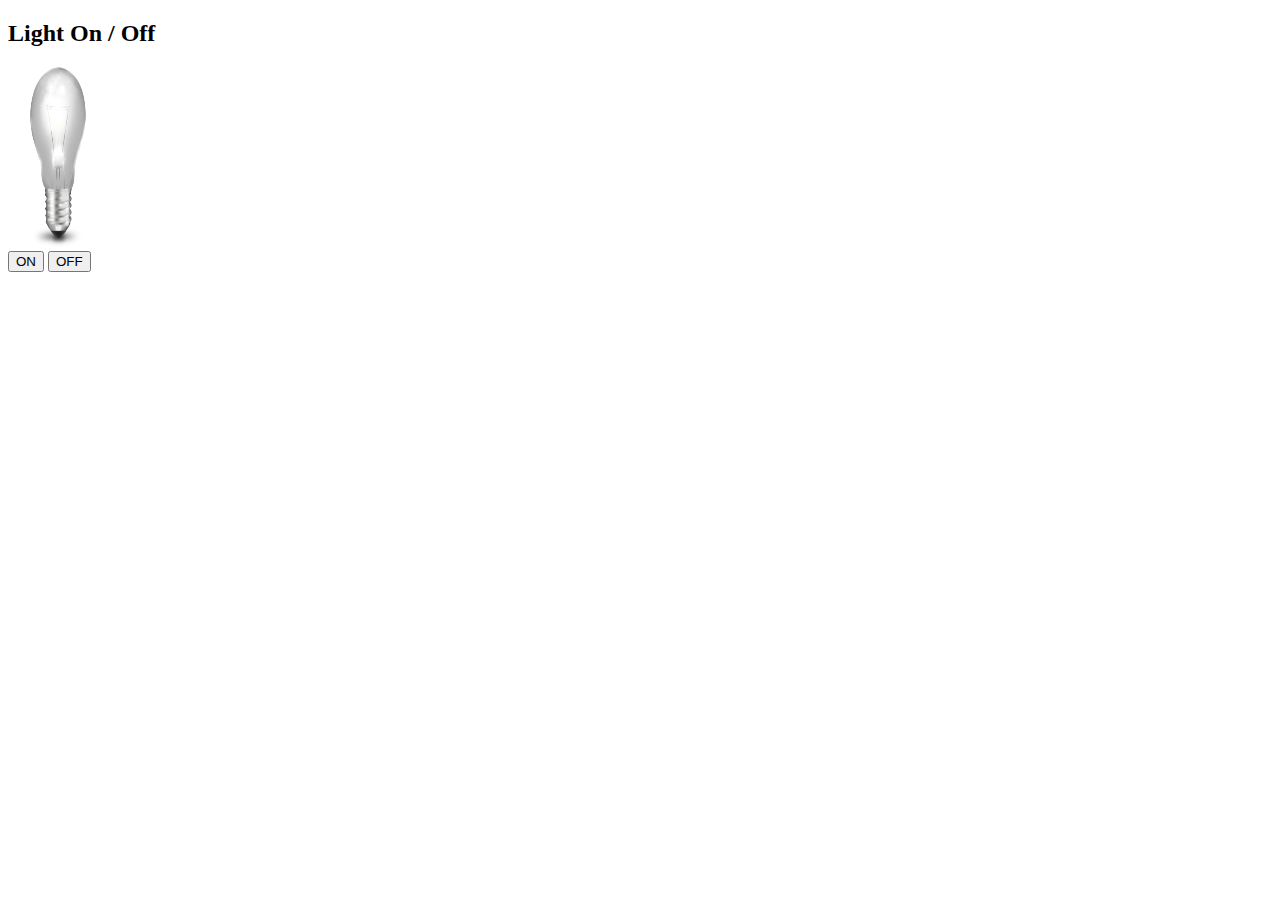
<file: feb17classtask/index.html>
<!DOCTYPE html>
<html>
    <head>
        <link rel="stylesheet"
        href="style.css">
    </head>
    <body>
       <h2>Light On / Off</h2>
    
    <img id="myBulb" src="bulb_off.png" width="100" height="180">

    <div class="buttons">
        <button onclick="turnOn()">ON</button>
        <button onclick="turnOff()">OFF</button>
    </div>

    <script src="script.js"></script>  
    </body>
</html>
</file>
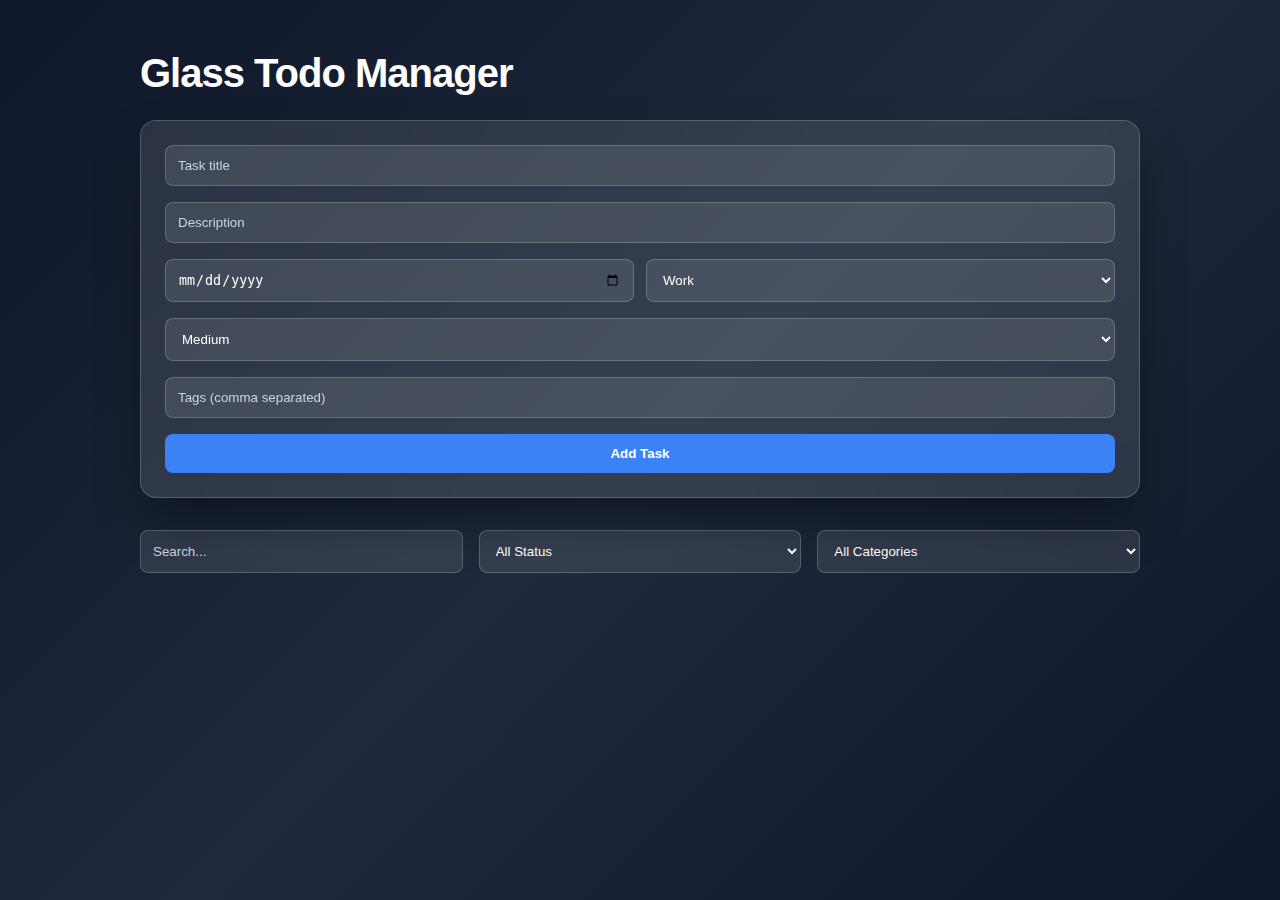
<file: feb17labtask todo-app/index.html>
<!DOCTYPE html>
<html lang="en">
<head>
    <meta charset="UTF-8">
    <meta name="viewport" content="width=device-width, initial-scale=1.0">
    <title>Glass Todo Manager</title>
    <link rel="stylesheet" href="style.css">
</head>
<body>
    <div class="app-container">
        <div class="max-width-wrapper">
            <h1>Glass Todo Manager</h1>

            <div class="glass-card form-container">
                <input type="text" id="taskTitle" placeholder="Task title">
                <input type="text" id="taskDesc" placeholder="Description">
                
                <div class="grid-row">
                    <input type="date" id="taskDate">
                    <select id="taskCategory">
                        <option value="Work">Work</option>
                        <option value="School">School</option>
                        <option value="Personal">Personal</option>
                    </select>
                </div>

                <select id="taskPriority">
                    <option value="Low">Low</option>
                    <option value="Medium" selected>Medium</option>
                    <option value="High">High</option>
                </select>

                <input type="text" id="taskTags" placeholder="Tags (comma separated)">

                <div class="button-group">
                    <button id="submitBtn" class="primary-btn">Add Task</button>
                    <button id="cancelBtn" class="secondary-btn hidden">Cancel</button>
                </div>
            </div>

            <div class="filters-grid">
                <input type="text" id="searchInput" placeholder="Search...">
                <select id="statusFilter">
                    <option value="all">All Status</option>
                    <option value="completed">Completed</option>
                    <option value="incomplete">Incomplete</option>
                    <option value="today">Due Today</option>
                    <option value="overdue">Overdue</option>
                </select>
                <select id="catFilter">
                    <option value="all">All Categories</option>
                    <option value="Work">Work</option>
                    <option value="School">School</option>
                    <option value="Personal">Personal</option>
                </select>
            </div>

            <div id="taskList" class="task-list">
                </div>
        </div>
    </div>
    <script src="script.js"></script>
</body>
</html>
</file>
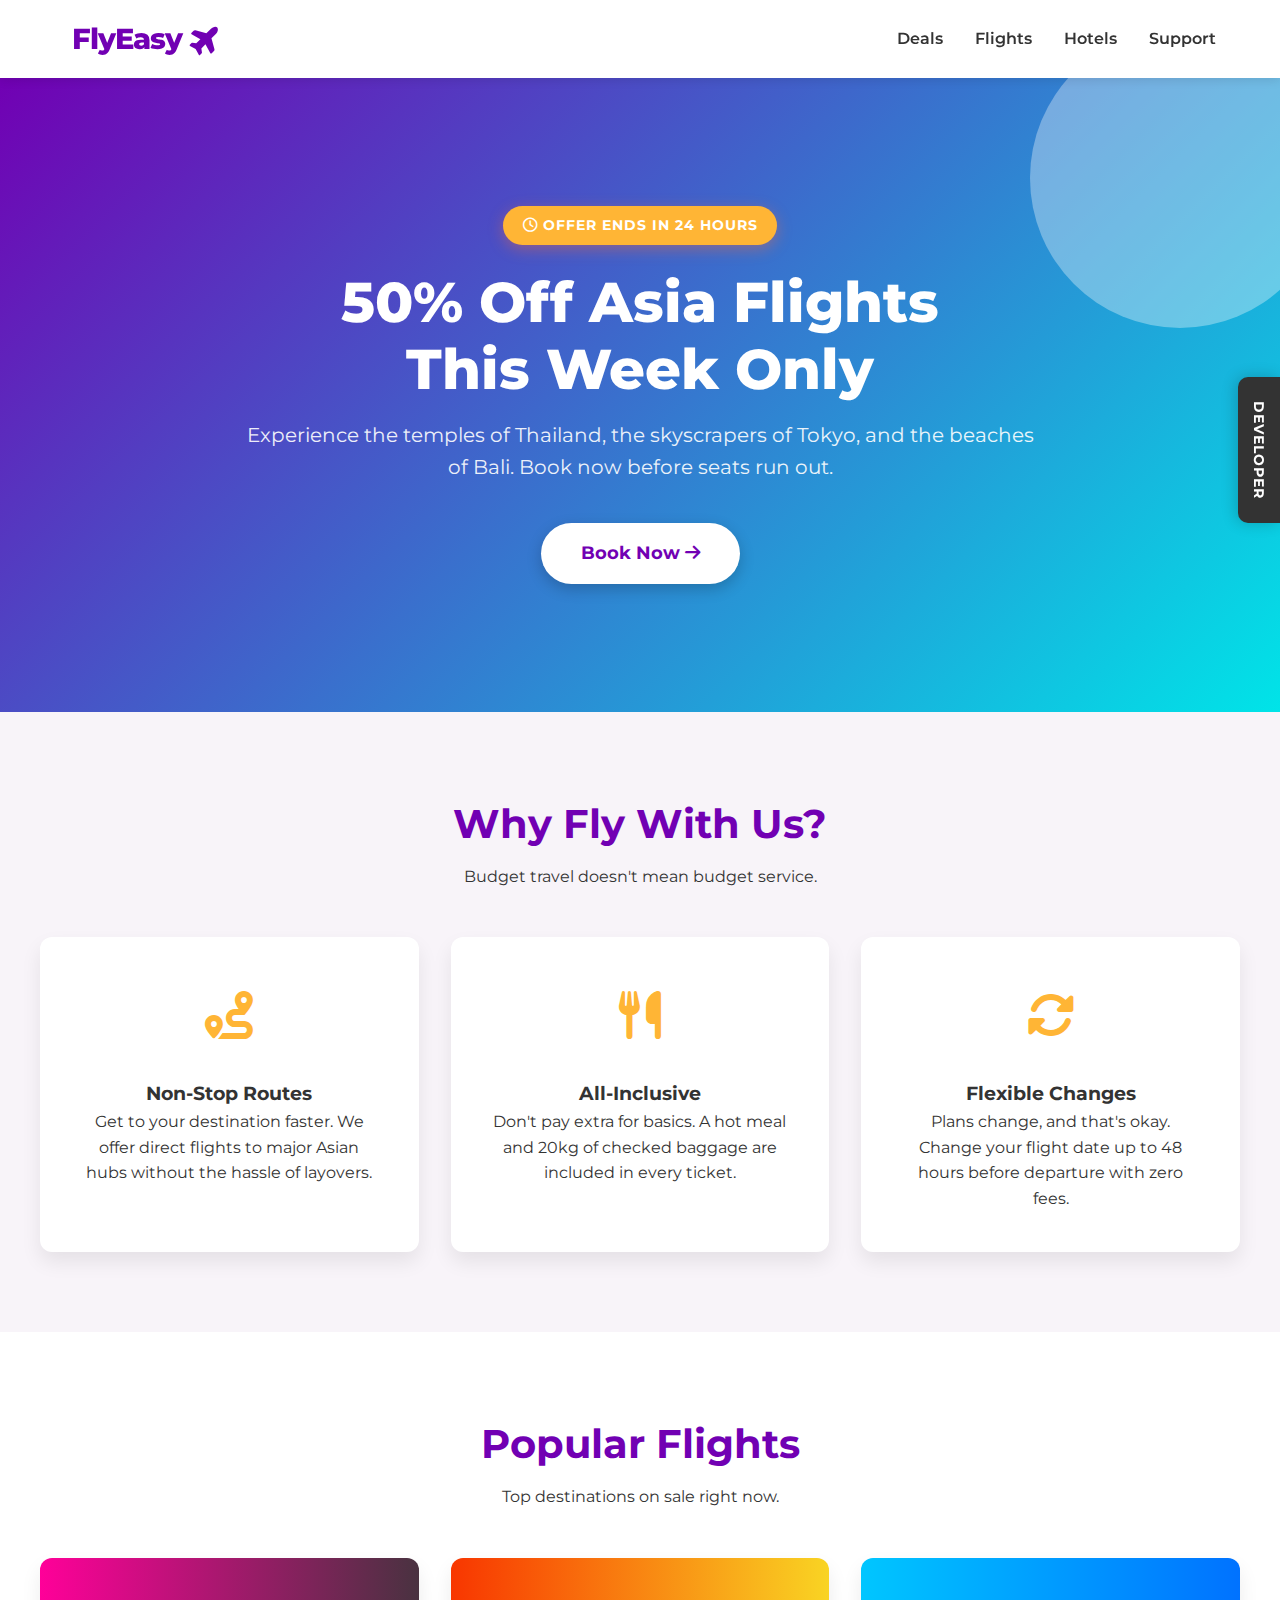
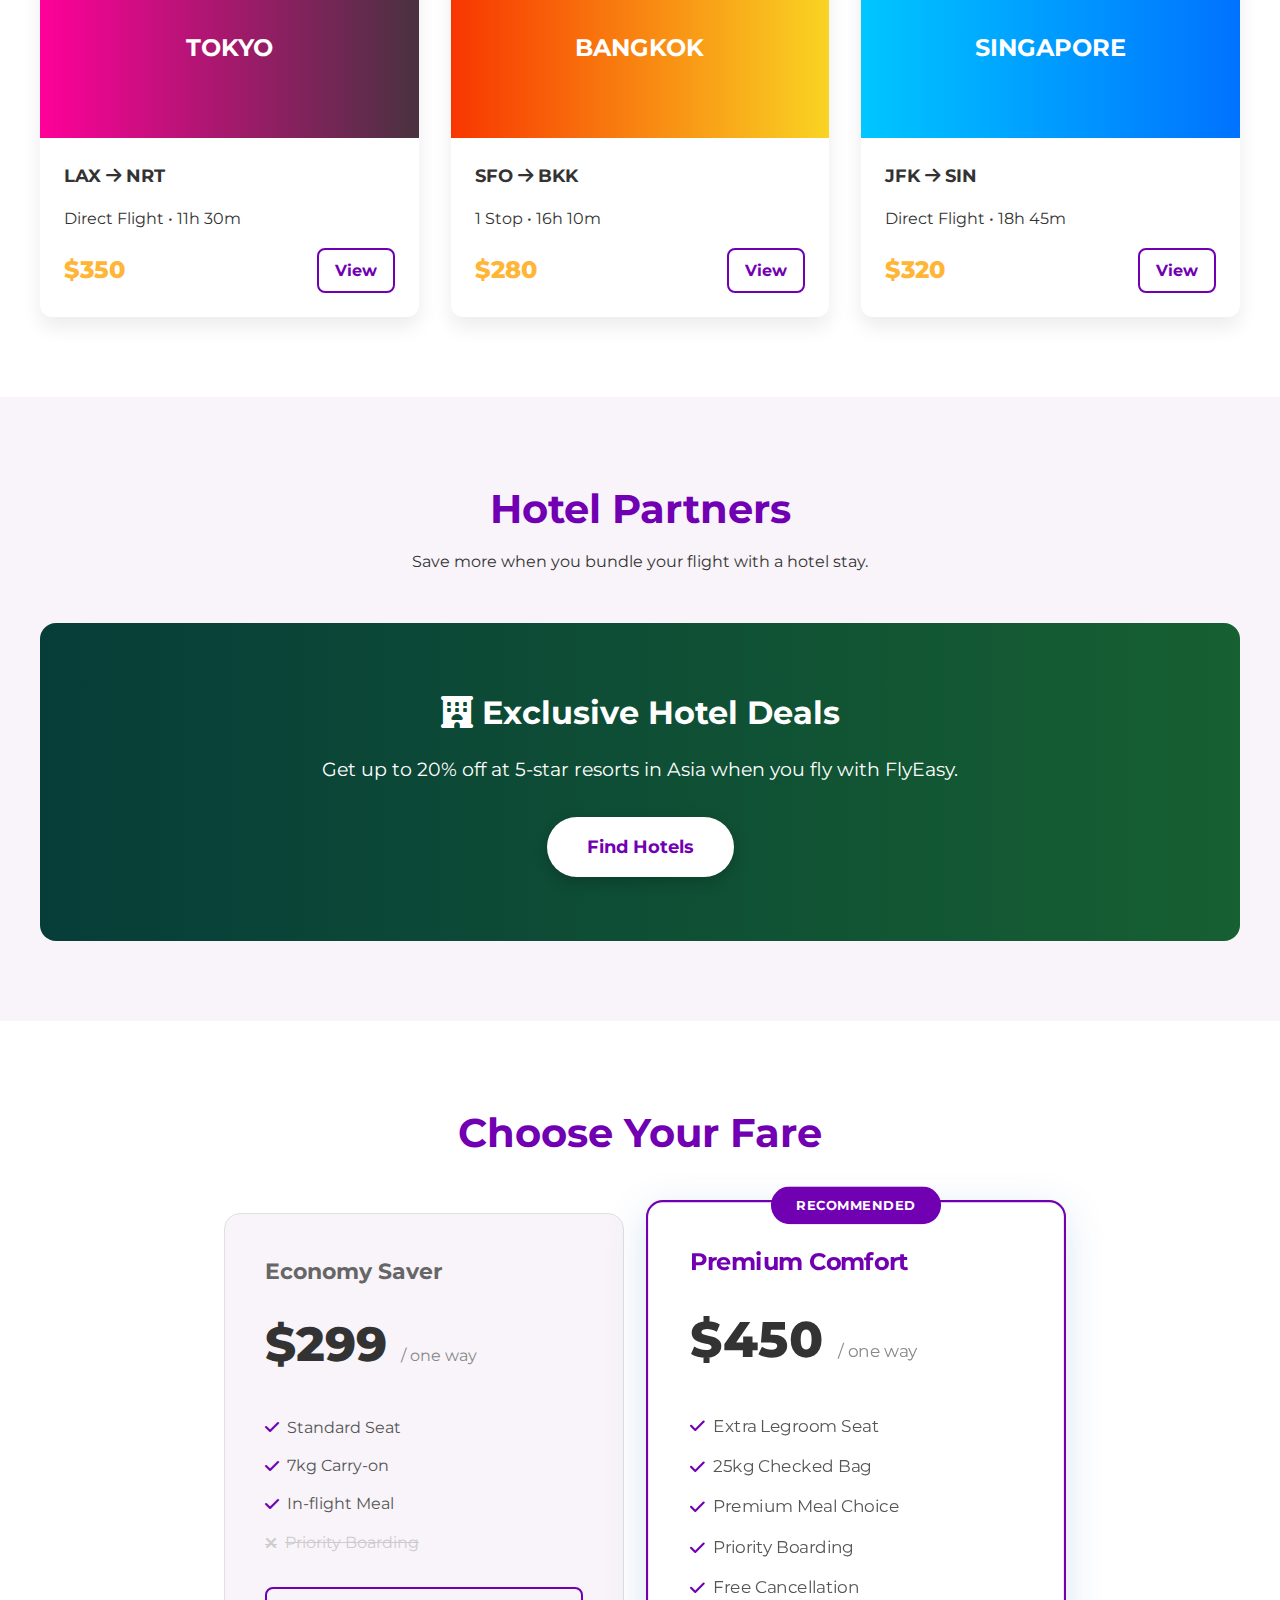
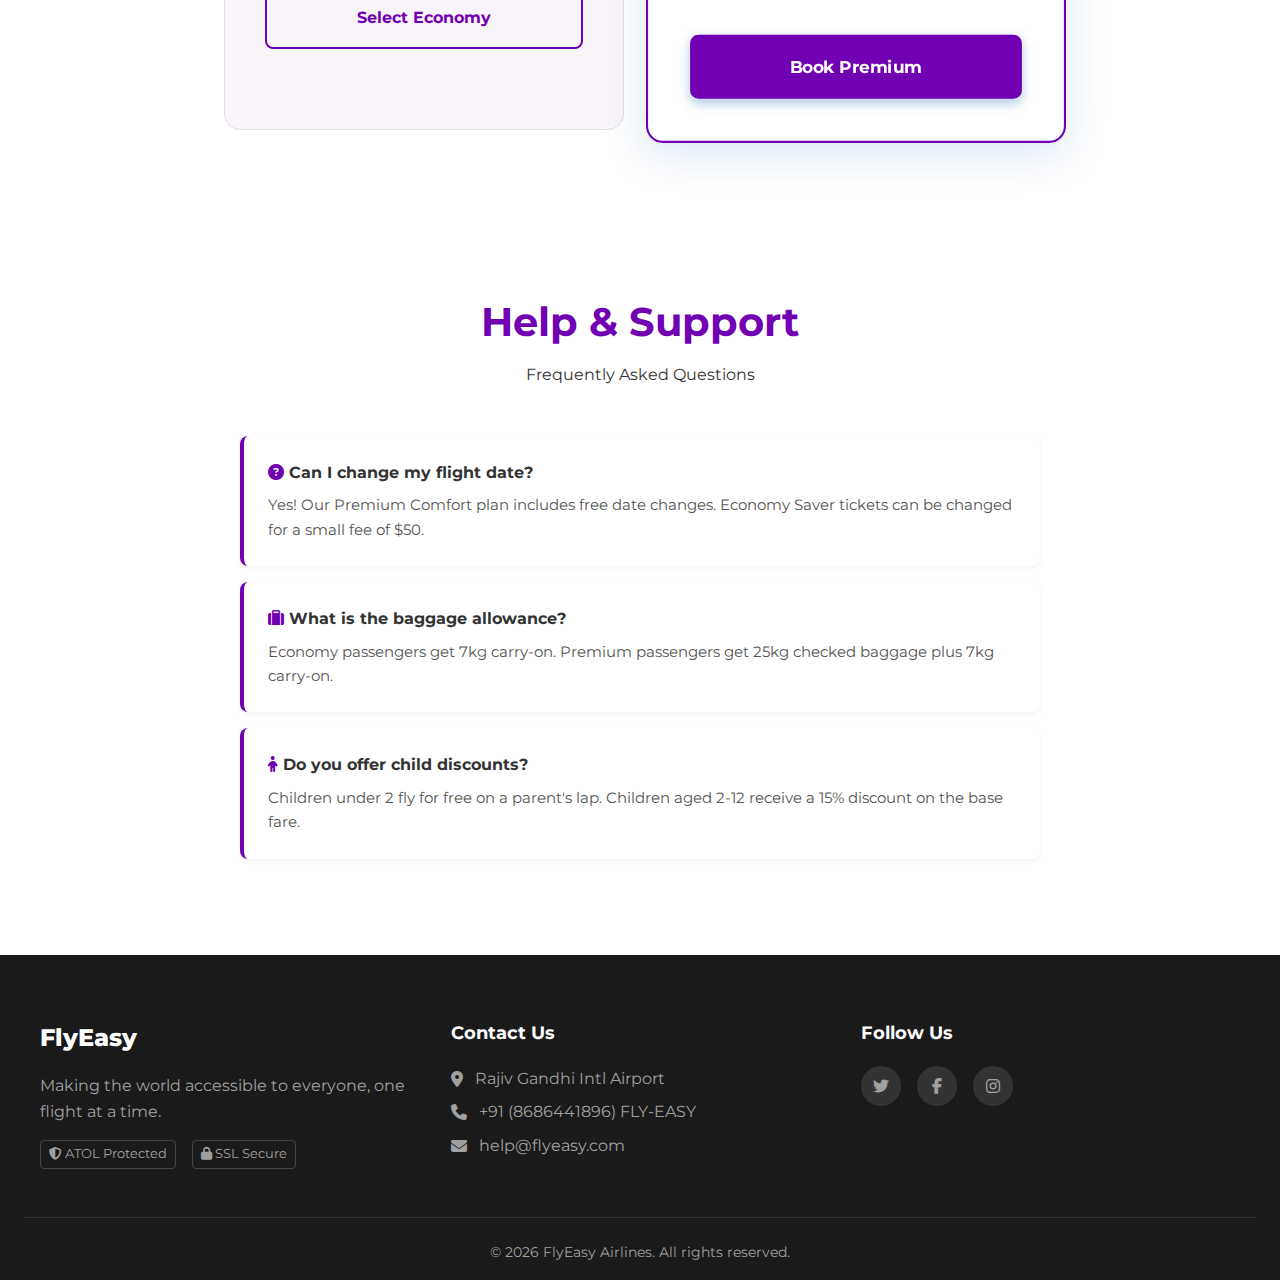
<file: Travel Booking Site/index.html>
<!DOCTYPE html>
<html lang="en">
<head>
    <meta charset="UTF-8">
    <meta name="viewport" content="width=device-width, initial-scale=1.0">
    <title>FlyEasy | Flash Sale</title>
    <link rel="stylesheet" href="style.css"><!-- External CSS -->
    <link href="https://fonts.googleapis.com/css2?family=Montserrat:wght@400;600;700;800&display=swap" rel="stylesheet"><!-- Google Fonts -->
    <link rel="stylesheet" href="https://cdnjs.cloudflare.com/ajax/libs/font-awesome/6.4.0/css/all.min.css"><!-- Google Fonts -->
</head>
<body>
    <a href="https://chnssa.github.io/FSD--personal-profile/" target="_blank" class="developer-tab" title="About Developer">
        Developer
    </a>
    <!-- Developer Side Section Button -->

    <!-- Header Section -->
    <header class="header">
        <div class="nav-container">
            <a href="#" class="logo">
                <i class="plane"></i> FlyEasy<i class="fas fa-plane"></i>
            </a>

            <!-- Mobile Menu Checkbox Hack -->
            <input type="checkbox" id="nav-toggle" class="menu-toggle">
            <label for="nav-toggle" class="hamburger">
                <i class="fas fa-bars"></i>
            </label>

            <!-- Navigation Links -->
            <ul class="nav-links">
                <li><a href="#deals">Deals</a></li>
                <li><a href="#flights">Flights</a></li>
                <li><a href="#hotels">Hotels</a></li>
                <li><a href="#support">Support</a></li>
            </ul>
        </div>
    </header>

    <!-- Main Content -->
    <main>
        <!-- Hero Section (DEALS) -->
        <section class="hero" id="deals">
            <div class="hero-content">
                <div class="badge">
                    <i class="far fa-clock"></i> Offer ends in 24 Hours
                </div>
                <h1>50% Off Asia Flights<br>This Week Only</h1>
                <p>Experience the temples of Thailand, the skyscrapers of Tokyo, and the beaches of Bali. Book now before seats run out.</p>
                <a href="#pricing" class="btn-cta">Book Now <i class="fas fa-arrow-right"></i></a>
            </div>
        </section>

        <!-- Features Section -->
        <section class="section-padding" id="features">
            <div class="container">
                <div class="section-header">
                    <h2>Why Fly With Us?</h2>
                    <p>Budget travel doesn't mean budget service.</p>
                </div>
                
                <div class="features-grid">
                    <div class="feature-card">
                        <div class="feature-icon">
                            <i class="fas fa-route"></i>
                        </div>
                        <h3>Non-Stop Routes</h3>
                        <p>Get to your destination faster. We offer direct flights to major Asian hubs without the hassle of layovers.</p>
                    </div>

                    <div class="feature-card">
                        <div class="feature-icon">
                            <i class="fas fa-utensils"></i>
                        </div>
                        <h3>All-Inclusive</h3>
                        <p>Don't pay extra for basics. A hot meal and 20kg of checked baggage are included in every ticket.</p>
                    </div>

                    <div class="feature-card">
                        <div class="feature-icon">
                            <i class="fas fa-sync-alt"></i>
                        </div>
                        <h3>Flexible Changes</h3>
                        <p>Plans change, and that's okay. Change your flight date up to 48 hours before departure with zero fees.</p>
                    </div>
                </div>
            </div>
        </section>

        <!-- FLIGHTS SECTION -->
        <section class="section-padding" id="flights" style="background-color: white;">
            <div class="container">
                <div class="section-header">
                    <h2>Popular Flights</h2>
                    <p>Top destinations on sale right now.</p>
                </div>
                <div class="features-grid">
                    <div class="flight-card">
                        <div class="flight-img img-tokyo">TOKYO</div>
                        <div class="flight-details">
                            <div class="flight-route">
                                <span>LAX <i class="fas fa-arrow-right"></i> NRT</span>
                            </div>
                            <p>Direct Flight • 11h 30m</p>
                            <div style="margin-top: 1rem; display: flex; justify-content: space-between; align-items: center;">
                                <span class="flight-price-tag">$350</span>
                                <a href="#pricing" class="btn-price btn-outline" style="width: auto; padding: 0.5rem 1rem;">View</a>
                            </div>
                        </div>
                    </div>
                    <div class="flight-card">
                        <div class="flight-img img-bangkok">BANGKOK</div>
                        <div class="flight-details">
                            <div class="flight-route">
                                <span>SFO <i class="fas fa-arrow-right"></i> BKK</span>
                            </div>
                            <p>1 Stop • 16h 10m</p>
                            <div style="margin-top: 1rem; display: flex; justify-content: space-between; align-items: center;">
                                <span class="flight-price-tag">$280</span>
                                <a href="#pricing" class="btn-price btn-outline" style="width: auto; padding: 0.5rem 1rem;">View</a>
                            </div>
                        </div>
                    </div>
                    <div class="flight-card">
                        <div class="flight-img img-singapore">SINGAPORE</div>
                        <div class="flight-details">
                            <div class="flight-route">
                                <span>JFK <i class="fas fa-arrow-right"></i> SIN</span>
                            </div>
                            <p>Direct Flight • 18h 45m</p>
                            <div style="margin-top: 1rem; display: flex; justify-content: space-between; align-items: center;">
                                <span class="flight-price-tag">$320</span>
                                <a href="#pricing" class="btn-price btn-outline" style="width: auto; padding: 0.5rem 1rem;">View</a>
                            </div>
                        </div>
                    </div>
                </div>
            </div>
        </section>

        <!-- HOTELS SECTION -->
        <section class="section-padding" id="hotels">
            <div class="container">
                <div class="section-header">
                    <h2>Hotel Partners</h2>
                    <p>Save more when you bundle your flight with a hotel stay.</p>
                </div>
                <div class="hotel-banner">
                    <h3><i class="fas fa-hotel"></i> Exclusive Hotel Deals</h3>
                    <p style="font-size: 1.2rem; margin-bottom: 2rem;">Get up to 20% off at 5-star resorts in Asia when you fly with FlyEasy.</p>
                    <a href="#" class="btn-cta" style="color: var(--primary-blue); background: white;">Find Hotels</a>
                </div>
            </div>
        </section>

        <!-- Pricing Section -->
        <section class="section-padding pricing-section" id="pricing">
            <div class="container">
                <div class="section-header">
                    <h2>Choose Your Fare</h2>
                </div>
                
                <div class="pricing-container">
                    <div class="price-card">
                        <div class="plan-name">Economy Saver</div>
                        <div class="price">$299 <span>/ one way</span></div>
                        <ul class="price-features">
                            <li><i class="fas fa-check"></i> Standard Seat</li>
                            <li><i class="fas fa-check"></i> 7kg Carry-on</li>
                            <li><i class="fas fa-check"></i> In-flight Meal</li>
                            <li style="color: #ccc; text-decoration: line-through;"><i class="fas fa-times" style="color: #ccc"></i> Priority Boarding</li>
                        </ul>
                        <a href="#" class="btn-price btn-outline">Select Economy</a>
                    </div>

                    <div class="price-card premium">
                        <div class="best-value-badge">Recommended</div>
                        <div class="plan-name">Premium Comfort</div>
                        <div class="price">$450 <span>/ one way</span></div>
                        <ul class="price-features">
                            <li><i class="fas fa-check"></i> Extra Legroom Seat</li>
                            <li><i class="fas fa-check"></i> 25kg Checked Bag</li>
                            <li><i class="fas fa-check"></i> Premium Meal Choice</li>
                            <li><i class="fas fa-check"></i> Priority Boarding</li>
                            <li><i class="fas fa-check"></i> Free Cancellation</li>
                        </ul>
                        <a href="#" class="btn-price btn-filled">Book Premium</a>
                    </div>
                </div>
            </div>
        </section>

        <!-- SUPPORT SECTION -->
        <section class="section-padding" id="support" style="background-color: white;">
            <div class="container">
                <div class="section-header">
                    <h2>Help & Support</h2>
                    <p>Frequently Asked Questions</p>
                </div>
                <div style="max-width: 800px; margin: 0 auto;">
                    <div class="faq-item">
                        <h4><i class="fas fa-question-circle" style="color: var(--primary-blue);"></i> Can I change my flight date?</h4>
                        <p>Yes! Our Premium Comfort plan includes free date changes. Economy Saver tickets can be changed for a small fee of $50.</p>
                    </div>
                    <div class="faq-item">
                        <h4><i class="fas fa-suitcase" style="color: var(--primary-blue);"></i> What is the baggage allowance?</h4>
                        <p>Economy passengers get 7kg carry-on. Premium passengers get 25kg checked baggage plus 7kg carry-on.</p>
                    </div>
                    <div class="faq-item">
                        <h4><i class="fas fa-child" style="color: var(--primary-blue);"></i> Do you offer child discounts?</h4>
                        <p>Children under 2 fly for free on a parent's lap. Children aged 2-12 receive a 15% discount on the base fare.</p>
                    </div>
                </div>
            </div>
        </section>
    </main>

    <!-- Footer -->
    <footer class="footer">
        <div class="footer-grid">
            <div>
                <a href="#" class="footer-logo">FlyEasy</a>
                <p>Making the world accessible to everyone, one flight at a time.</p>
                <div class="trust-badges">
                    <span class="trust-badge"><i class="fas fa-shield-alt"></i> ATOL Protected</span>
                    <span class="trust-badge"><i class="fas fa-lock"></i> SSL Secure</span>
                </div>
            </div>

            <div class="footer-contact">
                <h4>Contact Us</h4>
                <p><i class="fas fa-map-marker-alt"></i> Rajiv Gandhi Intl Airport</p>
                <p><i class="fas fa-phone"></i> +91 (8686441896) FLY-EASY</p>
                <p><i class="fas fa-envelope"></i> help@flyeasy.com</p>
            </div>

            <div>
                <h4>Follow Us</h4>
                <div class="social-icons">
                    <a href="#" aria-label="Twitter"><i class="fab fa-twitter"></i></a>
                    <a href="#" aria-label="Facebook"><i class="fab fa-facebook-f"></i></a>
                    <a href="#" aria-label="Instagram"><i class="fab fa-instagram"></i></a>
                </div>
            </div>
        </div>
        <div class="footer-bottom">
            <p>&copy; 2026 FlyEasy Airlines. All rights reserved.</p>
        </div>
    </footer>

</body>
</html>
</file>
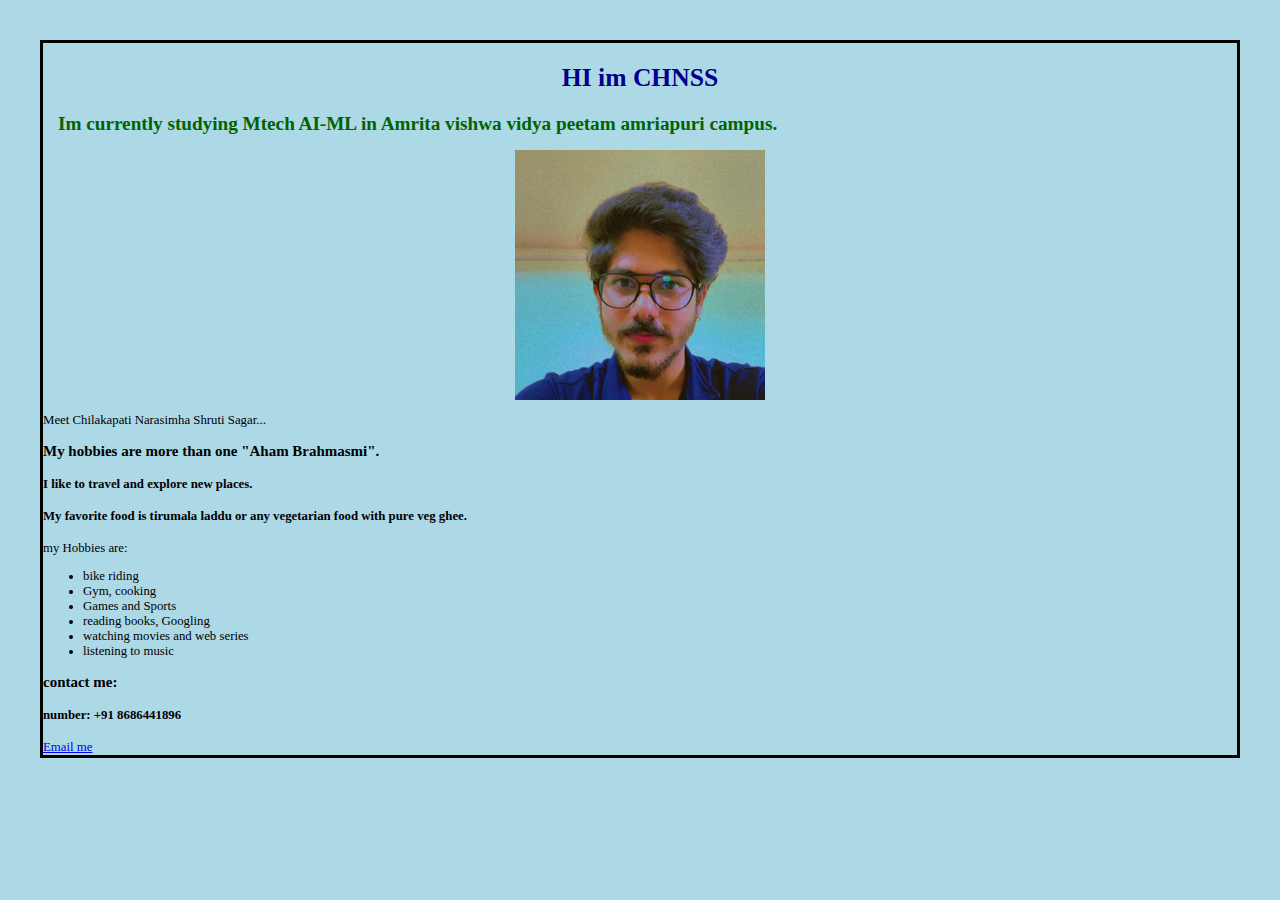
<file: webpage1,aml25010/index.html>
<!DOCTYPE html>
<html lang="en">
<head>
    <meta charset="UTF-8">
    <title>HI im CHNSS</title>
    <link rel="icon" href="chnss logo.jpeg" type="image/x-icon">
    <style>
        body {
            margin: 40px;
            background-color: lightblue;
            border: 3px solid black;
            font-family: verdana;
            font-size: 80%;
        }       
        h1 { margin: 20px; color: darkblue; text-align: center; }
        h2 { margin: 15px; color: darkgreen; }
        .center-img { display: block; margin: 0 auto; }
    </style>
</head>
<body>
    <header>
        <h1>HI im CHNSS</h1>
    </header>

    <h2>Im currently studying Mtech AI-ML in Amrita vishwa vidya peetam amriapuri campus.</h2>
    
    <img src="profile image chnss.jpeg" alt="Chilakapati Narasimha Shruti Sagar" width="250" height="250" class="center-img">

    <p>Meet Chilakapati Narasimha Shruti Sagar...</p>
    
    <h3>My hobbies are more than one "Aham Brahmasmi".</h3>
    <h4>I like to travel and explore new places.</h4>
    <h4>My favorite food is tirumala laddu or any vegetarian food with pure veg ghee.</h4>

    <p>my Hobbies are:</p>
    <ul>
        <li>bike riding</li>
        <li>Gym, cooking</li>
        <li>Games and Sports</li>
        <li>reading books, Googling</li>
        <li>watching movies and web series</li>
        <li>listening to music</li>
    </ul>

    <footer>
        <h3>contact me:</h3>
        <h4>number: +91 8686441896</h4>
        <a href="mailto:chnssaimldev@gmail.com">Email me</a>
    </footer>
</body>
</html>
</file>
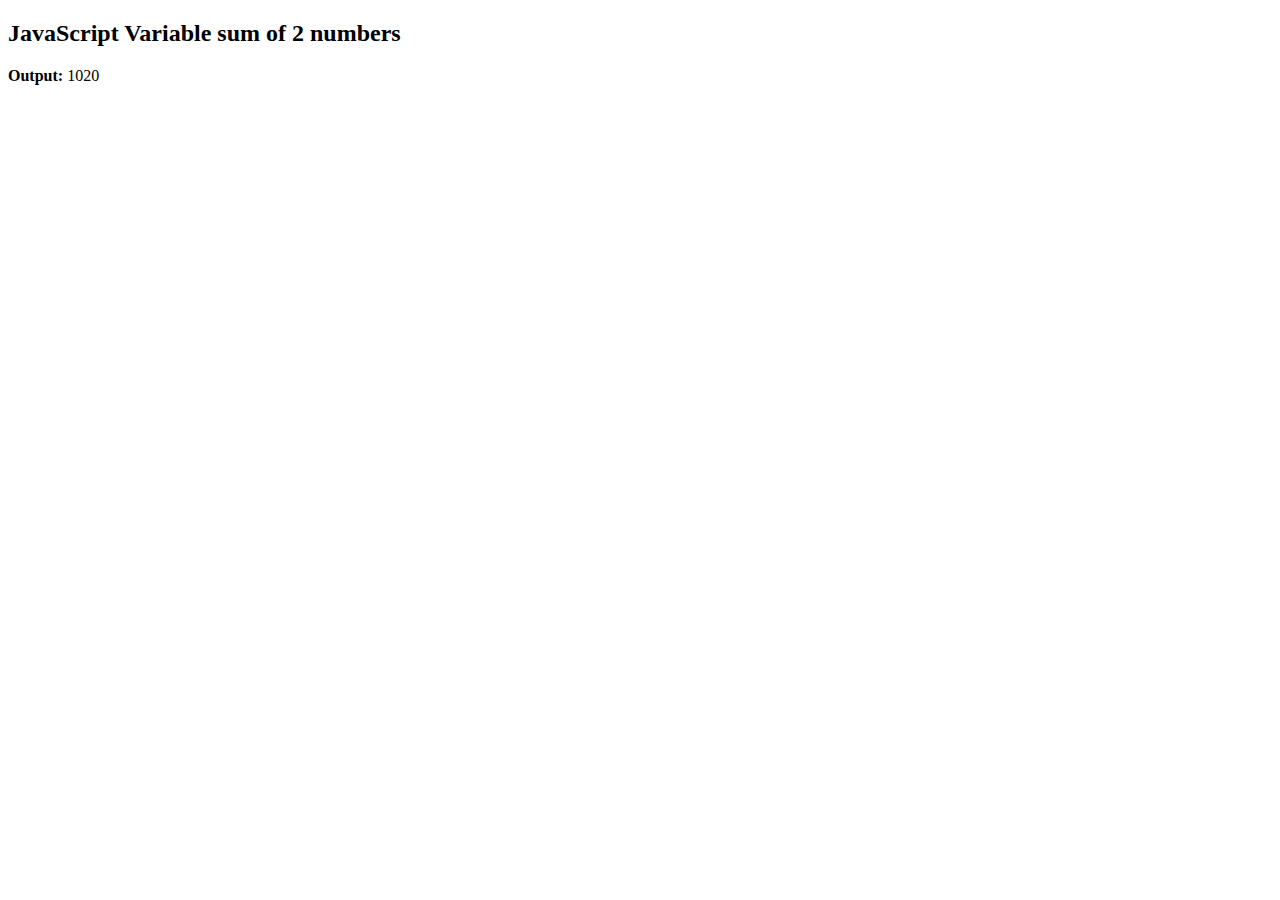
<file: feb13classtask/index1.html>
<!DOCTYPE html>
<html lang="en">
<head>
    <meta charset="UTF-8">
    <meta name="viewport" content="width=device-width, initial-scale=1.0">
    <title>q1</title>
    
</head>
<body>

    <h2>JavaScript Variable sum of 2 numbers</h2>
    
    <div class="box">
        <strong>Output:</strong> 
        <span id="display-result"></span>
    </div>
    <script>
        let a = 10;
        let b = "20";
        let result = a + b;
        console.log("The result is:", result);
        document.getElementById("display-result").innerText = result;
    </script>
</body>
</html>
</file>
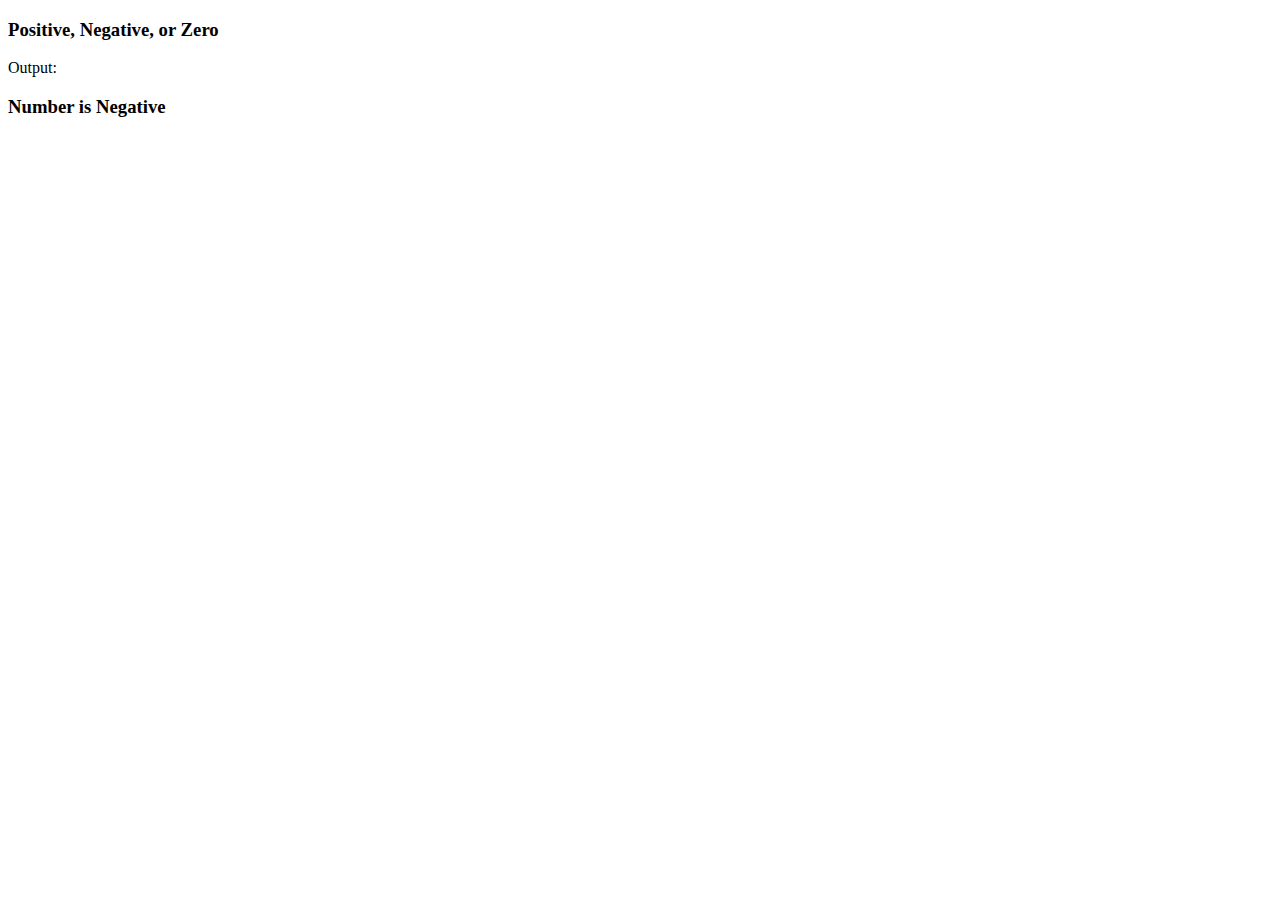
<file: feb13classtask/q2.html>
<!DOCTYPE html>
<html>
<head>
    <title>q2</title>
</head>
<body>
    <h3> Positive, Negative, or Zero</h3>
    <p>Output:</p>
    <h3 id="result"></h3>

    <script>
        let num = -5;

        let message = "";
        if (num > 0) {
            message = "Number is Positive";
        }
        else if (num < 0) {
            message = "Number is Negative";
        }
        else {
            message = "Number is Zero";
        }
        console.log(message);
        document.getElementById("result").innerHTML = message;
    </script>

</body>
</html>
</file>
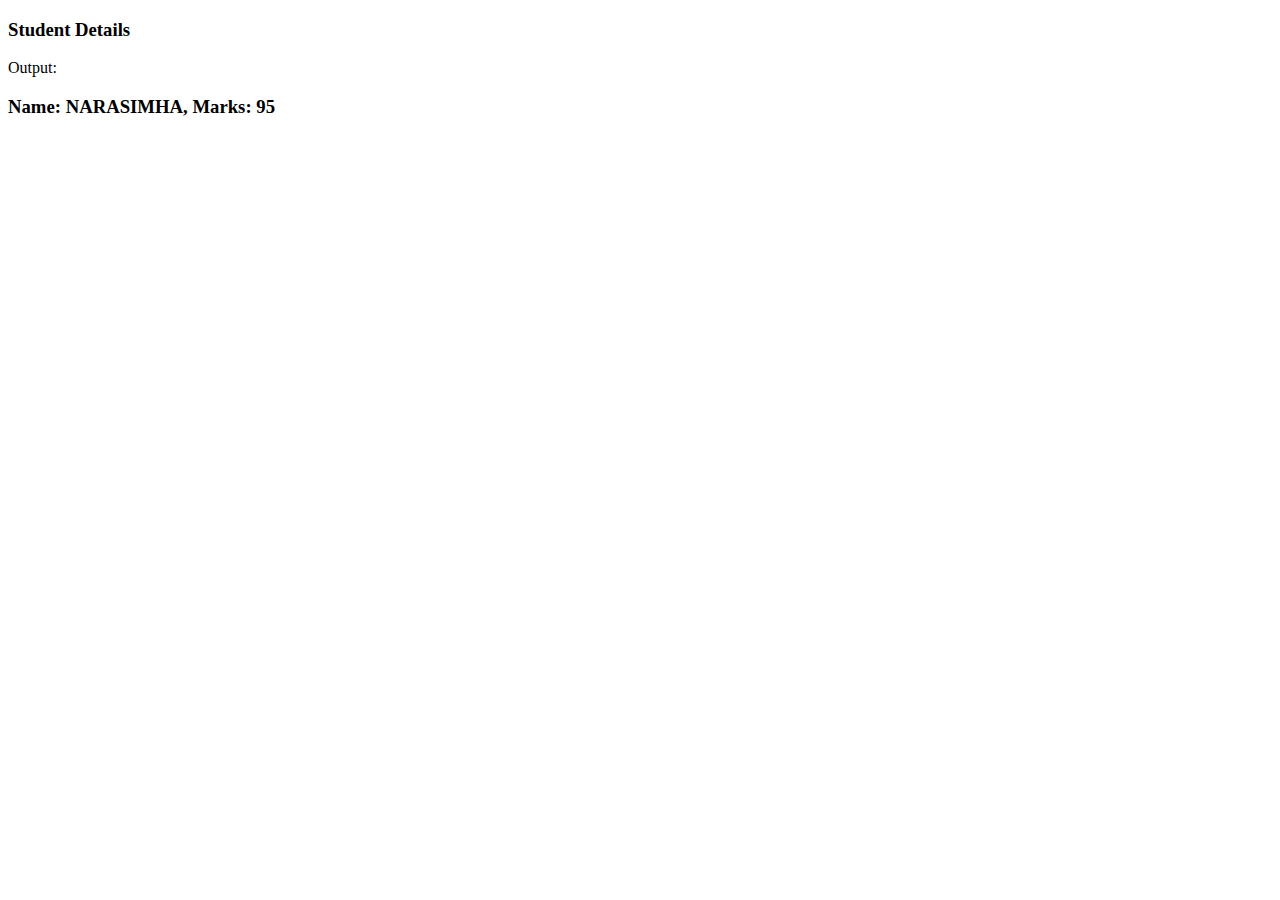
<file: feb13classtask/q3.html>
<!DOCTYPE html>
<html>
<head>
    <title>q3</title>
</head>
<body>
    <h3>Student Details</h3>
    <p>Output:</p>
    <h3 id="display"></h3>

    <script>
        const student = {
            name: "NARASIMHA",
            rollNo: 10,
            marks: 95
        };
        let outputText = "Name: " + student.name + ", Marks: " + student.marks;
        console.log(outputText);
        document.getElementById("display").innerHTML = outputText;
    </script>
</body>
</html>
</file>
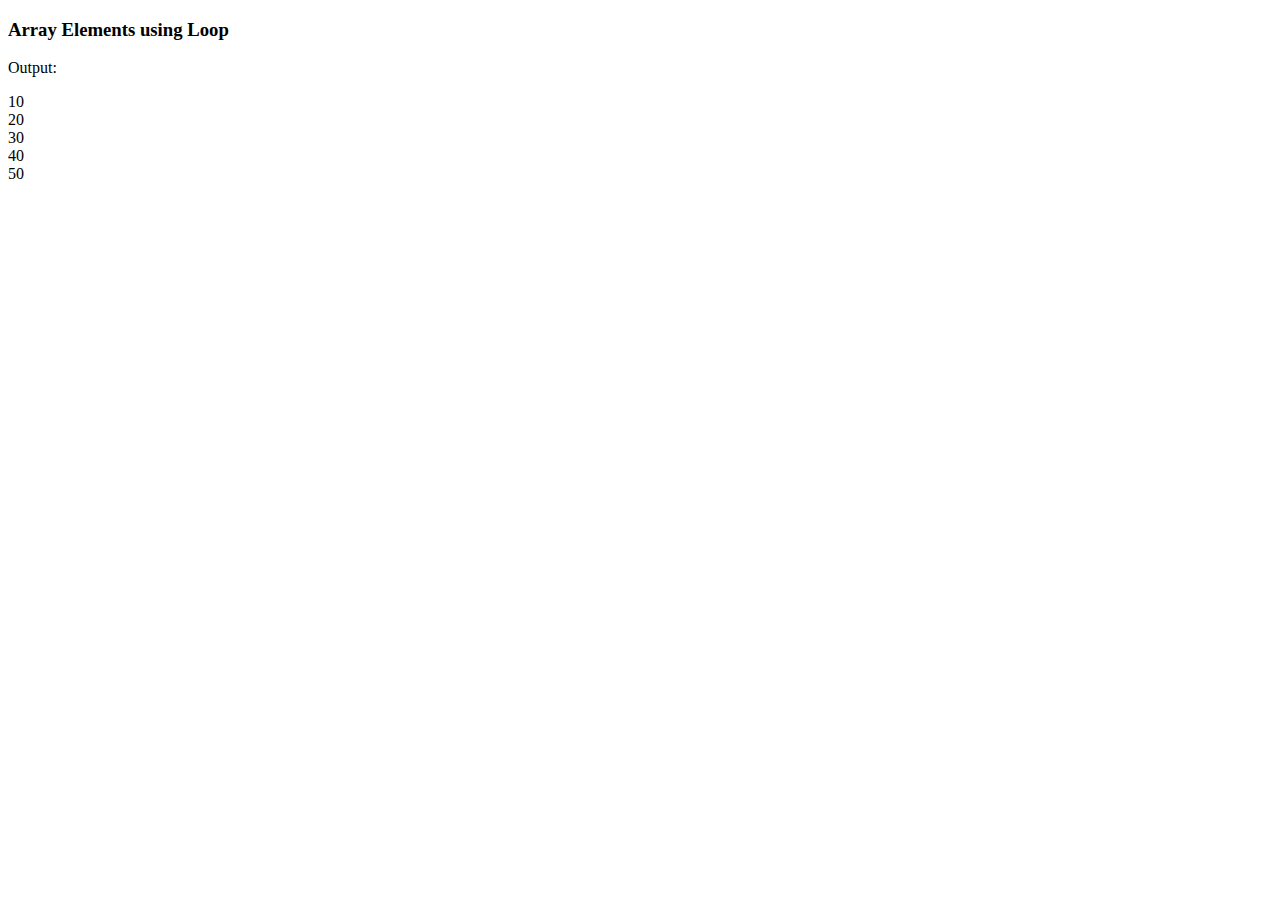
<file: feb13classtask/q4.html>
<!DOCTYPE html>
<html>
<head>
    <title>q4</title>
</head>
<body>
    <h3>Array Elements using Loop</h3>
    <p>Output:</p>
    <div id="result"></div>

    <script>
        let arr = [10, 20, 30, 40, 50];
        let output = "";
        for (let i = 0; i < arr.length; i++) {
            console.log(arr[i]); 
            output += arr[i] + "<br>"; 
        }
        document.getElementById("result").innerHTML = output;
    </script>
</body>
</html>
</file>
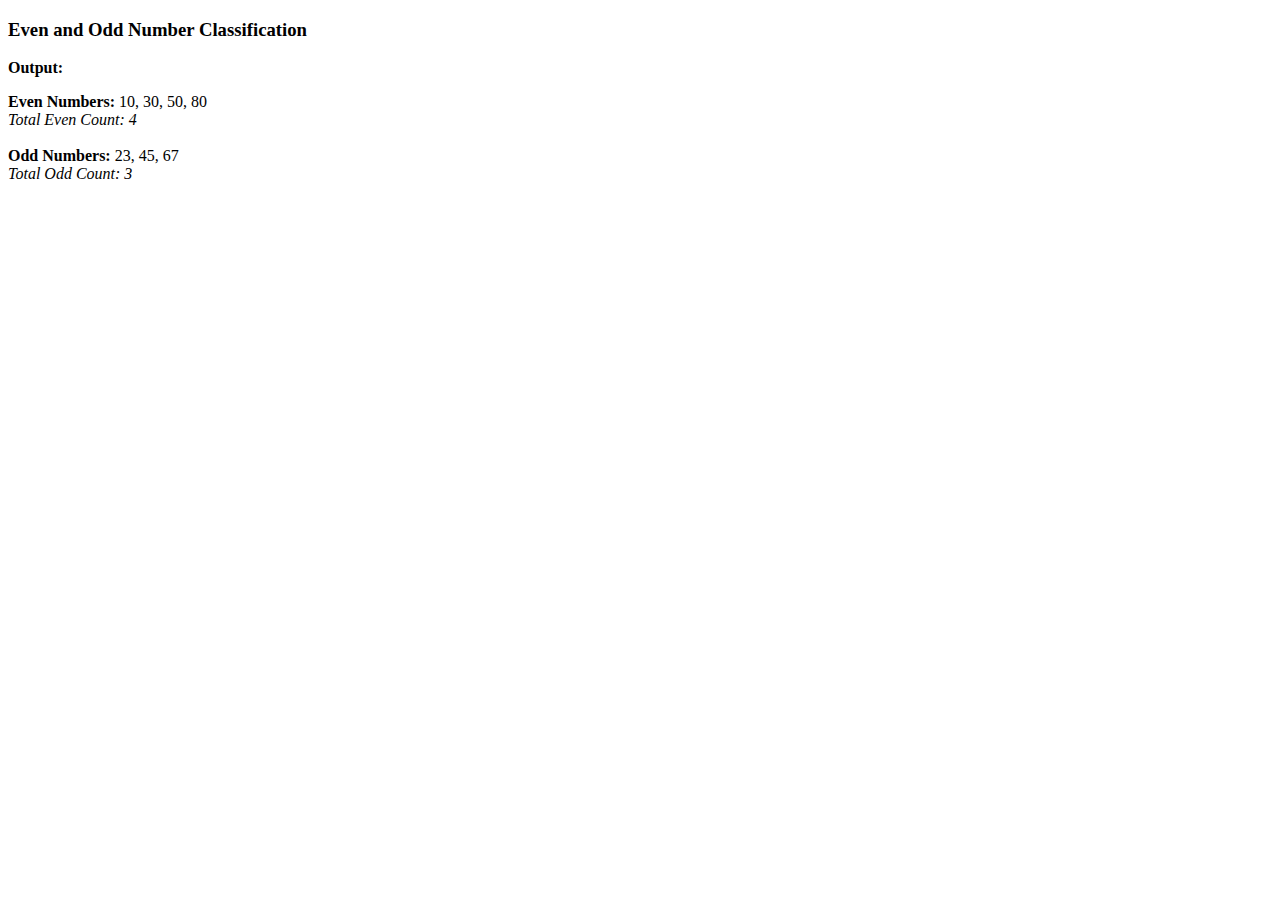
<file: feb13classtask/q5.html>
<!DOCTYPE html>
<html>
<head>
    <title>q5</title>
</head>
<body>
    <h3>Even and Odd Number Classification</h3>
    <p><strong>Output:</strong></p>
    <div id="result"></div>
    <script>
        let arr = [10, 23, 30, 45, 50, 67, 80]; 
        let evenNumbers = [];
        let oddNumbers = [];
        for (let i = 0; i < arr.length; i++) {
            if (arr[i] % 2 === 0) {
                evenNumbers.push(arr[i]); 
            } else {
                oddNumbers.push(arr[i]); 
            }
        }
        let message = "<strong>Even Numbers:</strong> " + evenNumbers.join(", ") + 
                      "<br><em>Total Even Count: " + evenNumbers.length + "</em>" +
                      "<br><br>" +
                      "<strong>Odd Numbers:</strong> " + oddNumbers.join(", ") + 
                      "<br><em>Total Odd Count: " + oddNumbers.length + "</em>";

        console.log("Evens:", evenNumbers);
        console.log("Odds:", oddNumbers);

        document.getElementById("result").innerHTML = message;
    </script>
</body>
</html>
</file>
<file: feb17classtask/style.css>
.glow {
    filter: drop-shadow(0 0 20px yellow) brightness(1.2);
}
</file>
<file: feb17labtask todo-app/style.css>
:root {
    --glass-bg: rgba(255, 255, 255, 0.1);
    --glass-border: rgba(255, 255, 255, 0.2);
    --text-white: #ffffff;
    --text-muted: #cbd5e1;
}

body {
    margin: 0;
    font-family: 'Segoe UI', Tahoma, Geneva, Verdana, sans-serif;
    background: linear-gradient(135deg, #0f172a, #1e293b, #0f172a);
    min-height: 100vh;
    color: var(--text-white);
}

.app-container {
    padding: 1.5rem;
}

.max-width-wrapper {
    max-width: 1000px;
    margin: 0 auto;
}

h1 {
    font-size: 2.5rem;
    font-weight: 700;
    letter-spacing: -0.025em;
    margin-bottom: 1.5rem;
}

.glass-card {
    background: var(--glass-bg);
    backdrop-filter: blur(16px);
    -webkit-backdrop-filter: blur(16px);
    border: 1px solid var(--glass-border);
    border-radius: 1rem;
    padding: 1.5rem;
    box-shadow: 0 25px 50px -12px rgba(0, 0, 0, 0.5);
}

input, select {
    width: 100%;
    padding: 0.75rem;
    margin-bottom: 1rem;
    background: rgba(255, 255, 255, 0.1);
    border: 1px solid var(--glass-border);
    border-radius: 0.5rem;
    color: white;
    box-sizing: border-box;
}

input::placeholder { color: var(--text-muted); }

.grid-row {
    display: grid;
    grid-template-columns: 1fr 1fr;
    gap: 0.75rem;
}

.filters-grid {
    display: grid;
    grid-template-columns: repeat(auto-fit, minmax(200px, 1fr));
    gap: 1rem;
    margin-top: 2rem;
    margin-bottom: 2rem;
}

.button-group { display: flex; gap: 0.75rem; }

button {
    cursor: pointer;
    padding: 0.75rem 1.5rem;
    border-radius: 0.5rem;
    border: none;
    font-weight: 600;
    transition: 0.2s;
}

.primary-btn { background: #3b82f6; color: white; flex: 1; }
.primary-btn:hover { background: #2563eb; }

.secondary-btn { background: #475569; color: white; }

.task-card {
    margin-bottom: 1rem;
    display: flex;
    justify-content: space-between;
    align-items: flex-start;
    animation: fadeIn 0.3s ease-out;
}

@keyframes fadeIn {
    from { opacity: 0; transform: translateY(10px); }
    to { opacity: 1; transform: translateY(0); }
}

.completed { text-decoration: line-through; color: #94a3b8; }

.hidden { display: none; }

.btn-sm { padding: 0.4rem 0.8rem; font-size: 0.8rem; margin-left: 0.5rem; }
.delete-btn { background: #ef4444; color: white; }
</file>
<file: Travel Booking Site/style.css>
/* =========================================
   CSS VARIABLES & RESET
   ========================================= */
:root {
    --primary-blue: #7100b3;
    --sky-blue: #00e4e8;
    --accent-orange: #ffb535;
    --text-dark: #333333;
    --text-light: #ffffff;
    --bg-light: #f8f4f9;
    --gray-border: #e0e0e0;
    --shadow-card: 0 10px 20px rgba(0, 0, 0, 0.08);
    --transition: all 0.3s ease;
}

* {
    margin: 0;
    padding: 0;
    box-sizing: border-box;
    scroll-behavior: smooth;
}

body {
    font-family: 'Montserrat', sans-serif;
    color: var(--text-dark);
    line-height: 1.6;
    background-color: var(--bg-light);
    overflow-x: hidden;
}

a {
    text-decoration: none;
    color: inherit;
}

ul {
    list-style: none;
}

/* =========================================
   HEADER & NAVIGATION
   ========================================= */
.header {
    background-color: #fff;
    box-shadow: 0 2px 10px rgba(0,0,0,0.1);
    position: sticky;
    top: 0;
    z-index: 1000;
    width: 100%;
}

.nav-container {
    max-width: 1200px;
    margin: 0 auto;
    padding: 1rem 1.5rem;
    display: flex;
    justify-content: space-between;
    align-items: center;
}

.logo {
    font-size: 1.8rem;
    font-weight: 800;
    color: var(--primary-blue);
    letter-spacing: -1px;
    display: flex;
    align-items: center;
    gap: 0.5rem;
}

.logo i {
    transform: rotate(-45deg);
}

.nav-links {
    display: flex;
    gap: 2rem;
}

.nav-links a {
    font-weight: 600;
    color: var(--text-dark);
    position: relative;
    transition: var(--transition);
}

.nav-links a:hover {
    color: var(--primary-blue);
}

.nav-links a::after {
    content: '';
    position: absolute;
    width: 0;
    height: 2px;
    bottom: -5px;
    left: 0;
    background-color: var(--accent-orange);
    transition: var(--transition);
}

.nav-links a:hover::after {
    width: 100%;
}

.menu-toggle {
    display: none;
}

.hamburger {
    display: none;
    font-size: 1.5rem;
    cursor: pointer;
    color: var(--primary-blue);
}

/* =========================================
   HERO SECTION (DEALS)
   ========================================= */
.hero {
    background: linear-gradient(135deg, var(--primary-blue), var(--sky-blue));
    color: var(--text-light);
    padding: 8rem 1.5rem;
    text-align: center;
    position: relative;
    overflow: hidden;
}

.hero::before {
    content: '';
    position: absolute;
    top: -50px;
    right: -50px;
    width: 300px;
    height: 300px;
    background: rgba(255, 255, 255, 0.342);
    border-radius: 50%;
}

.hero-content {
    max-width: 800px;
    margin: 0 auto;
    position: relative;
    z-index: 1;
}

.badge {
    display: inline-block;
    background-color: var(--accent-orange);
    color: rgb(255, 255, 255);
    padding: 0.5rem 1.2rem;
    border-radius: 50px;
    font-weight: 700;
    font-size: 0.9rem;
    text-transform: uppercase;
    letter-spacing: 1px;
    margin-bottom: 1.5rem;
    box-shadow: 0 4px 15px rgba(255, 107, 53, 0.4);
    animation: pulse 2s infinite;
}

.hero h1 {
    font-size: 3.5rem;
    line-height: 1.2;
    margin-bottom: 1rem;
    font-weight: 800;
}

.hero p {
    font-size: 1.25rem;
    margin-bottom: 2.5rem;
    opacity: 0.9;
}

.btn-cta {
    display: inline-block;
    background-color: #fff;
    color: var(--primary-blue);
    padding: 1rem 2.5rem;
    border-radius: 50px;
    font-weight: 700;
    font-size: 1.1rem;
    transition: var(--transition);
    box-shadow: 0 5px 15px rgba(0,0,0,0.2);
}

.btn-cta:hover {
    transform: translateY(-3px);
    box-shadow: 0 8px 25px rgba(0,0,0,0.3);
    background-color: var(--accent-orange);
    color: white;
}

/* =========================================
   FEATURES SECTION
   ========================================= */
.section-padding {
    padding: 5rem 1.5rem;
}

.container {
    max-width: 1200px;
    margin: 0 auto;
}

.section-header {
    text-align: center;
    margin-bottom: 3rem;
}

.section-header h2 {
    font-size: 2.5rem;
    color: var(--primary-blue);
    margin-bottom: 0.5rem;
}

.features-grid {
    display: grid;
    grid-template-columns: repeat(auto-fit, minmax(300px, 1fr));
    gap: 2rem;
}

.feature-card {
    background: white;
    padding: 2.5rem;
    border-radius: 12px;
    text-align: center;
    box-shadow: var(--shadow-card);
    transition: var(--transition);
    border: 1px solid transparent;
}

.feature-card:hover {
    transform: scale(1.03);
    border-color: var(--sky-blue);
    box-shadow: 0 15px 30px rgba(0, 168, 232, 0.15);
}

.feature-icon {
    font-size: 3rem;
    color: var(--accent-orange);
    margin-bottom: 1.5rem;
}

/* =========================================
   FLIGHTS SECTION
   ========================================= */
.flight-card {
    background: white;
    border-radius: 12px;
    overflow: hidden;
    box-shadow: var(--shadow-card);
    transition: var(--transition);
}

.flight-card:hover {
    transform: translateY(-5px);
}

.flight-img {
    height: 180px;
    background-color: #ddd;
    display: flex;
    align-items: center;
    justify-content: center;
    color: white;
    font-size: 1.5rem;
    font-weight: bold;
    position: relative;
}

.img-tokyo { background: linear-gradient(to right, #ff0099, #493240); }
.img-bangkok { background: linear-gradient(to right, #f83600, #f9d423); }
.img-singapore { background: linear-gradient(to right, #00c6ff, #0072ff); }

.flight-details {
    padding: 1.5rem;
}

.flight-route {
    display: flex;
    justify-content: space-between;
    align-items: center;
    margin-bottom: 1rem;
    font-weight: 700;
    font-size: 1.1rem;
}

.flight-price-tag {
    color: var(--accent-orange);
    font-size: 1.5rem;
    font-weight: 800;
}

/* =========================================
   HOTELS SECTION
   ========================================= */
.hotel-banner {
    background: linear-gradient(rgba(0,0,0,0.6), rgba(0,0,0,0.6)), linear-gradient(to right, #11998e, #38ef7d);
    border-radius: 16px;
    padding: 4rem 2rem;
    text-align: center;
    color: white;
    margin-top: 2rem;
}

.hotel-banner h3 {
    font-size: 2rem;
    margin-bottom: 1rem;
}

/* =========================================
   PRICING SECTION
   ========================================= */
.pricing-section {
    background-color: white;
}

.pricing-container {
    display: flex;
    justify-content: center;
    gap: 2rem;
    flex-wrap: wrap;
    align-items: stretch;
}

.price-card {
    background: var(--bg-light);
    border: 1px solid var(--gray-border);
    border-radius: 16px;
    padding: 2.5rem;
    width: 100%;
    max-width: 400px;
    position: relative;
    transition: var(--transition);
}

.price-card.premium {
    background: white;
    border: 2px solid var(--primary-blue);
    box-shadow: 0 10px 40px rgba(0, 86, 179, 0.15);
    transform: scale(1.05);
    z-index: 2;
}

.price-card.premium:hover {
    transform: scale(1.08);
}

.price-card:not(.premium):hover {
    transform: translateY(-5px);
    box-shadow: var(--shadow-card);
}

.plan-name {
    font-size: 1.4rem;
    font-weight: 700;
    color: #666;
    margin-bottom: 1rem;
}

.premium .plan-name {
    color: var(--primary-blue);
}

.price {
    font-size: 3rem;
    font-weight: 800;
    color: var(--text-dark);
    margin-bottom: 0.5rem;
}

.price span {
    font-size: 1rem;
    font-weight: 400;
    color: #888;
}

.price-features {
    margin: 2rem 0;
    text-align: left;
}

.price-features li {
    margin-bottom: 0.8rem;
    display: flex;
    align-items: center;
    gap: 0.5rem;
    color: #555;
}

.price-features i {
    color: var(--primary-blue);
}

.best-value-badge {
    position: absolute;
    top: -15px;
    left: 50%;
    transform: translateX(-50%);
    background-color: var(--primary-blue);
    color: rgb(255, 255, 255);
    padding: 0.5rem 1.5rem;
    border-radius: 20px;
    font-size: 0.8rem;
    font-weight: 700;
    text-transform: uppercase;
}

.btn-price {
    display: block;
    width: 100%;
    padding: 1rem;
    text-align: center;
    border-radius: 8px;
    font-weight: 700;
    transition: var(--transition);
}

.btn-outline {
    border: 2px solid var(--primary-blue);
    color: var(--primary-blue);
}

.btn-outline:hover {
    background-color: var(--primary-blue);
    color: white;
}

.btn-filled {
    background-color: var(--primary-blue);
    color: white;
    border: 2px solid var(--primary-blue);
    box-shadow: 0 4px 10px rgba(0, 86, 179, 0.3);
}

.btn-filled:hover {
    background-color: var(--sky-blue);
    border-color: var(--sky-blue);
}

/* =========================================
   SUPPORT SECTION
   ========================================= */
.faq-item {
    background: rgb(255, 255, 255);
    padding: 1.5rem;
    border-radius: 8px;
    margin-bottom: 1rem;
    border-left: 4px solid var(--primary-blue);
    box-shadow: 0 2px 5px rgba(0,0,0,0.05);
}

.faq-item h4 {
    margin-bottom: 0.5rem;
    color: var(--text-dark);
}

.faq-item p {
    font-size: 0.95rem;
    color: #555;
}

/* =========================================
   DEVELOPER SIDE TAB
   ========================================= */
.developer-tab {
    position: fixed;
    right: 0;
    top: 50%;
    transform: translateY(-50%);
    background-color: var(--text-dark);
    color: white;
    padding: 1.5rem 0.6rem;
    writing-mode: vertical-rl;
    text-orientation: mixed;
    border-top-left-radius: 10px;
    border-bottom-left-radius: 10px;
    z-index: 2000;
    font-weight: 700;
    letter-spacing: 1px;
    box-shadow: -2px 0 15px rgba(0,0,0,0.2);
    transition: var(--transition);
    cursor: pointer;
    text-transform: uppercase;
    font-size: 0.9rem;
}

.developer-tab:hover {
    background-color: var(--accent-orange);
    padding-right: 1.2rem;
    box-shadow: -5px 0 20px rgba(255, 107, 53, 0.4);
}

/* =========================================
   FOOTER
   ========================================= */
.footer {
    background-color: #1a1a1a;
    color: #a0a0a0;
    padding: 4rem 1.5rem 1rem;
}

.footer-grid {
    display: grid;
    grid-template-columns: repeat(auto-fit, minmax(200px, 1fr));
    gap: 2rem;
    margin-bottom: 3rem;
    max-width: 1200px;
    margin: 0 auto 3rem;
}

.footer h4 {
    color: white;
    margin-bottom: 1.2rem;
    font-size: 1.1rem;
}

.footer-logo {
    font-size: 1.5rem;
    font-weight: 800;
    color: white;
    margin-bottom: 1rem;
    display: block;
}

.footer-contact p {
    margin-bottom: 0.5rem;
    display: flex;
    align-items: center;
    gap: 0.8rem;
}

.social-icons {
    display: flex;
    gap: 1rem;
}

.social-icons a {
    width: 40px;
    height: 40px;
    background-color: #333;
    display: flex;
    align-items: center;
    justify-content: center;
    border-radius: 50%;
    transition: var(--transition);
}

.social-icons a:hover {
    background-color: var(--primary-blue);
    color: white;
    transform: translateY(-3px);
}

.trust-badges {
    display: flex;
    gap: 1rem;
    margin-top: 1rem;
}

.trust-badge {
    padding: 0.2rem 0.5rem;
    border: 1px solid #444;
    border-radius: 4px;
    font-size: 0.8rem;
}

.footer-bottom {
    border-top: 1px solid #333;
    text-align: center;
    padding-top: 1.5rem;
    font-size: 0.85rem;
}

/* =========================================
   ANIMATIONS
   ========================================= */
@keyframes pulse {
    0% { transform: scale(1.5); }
    50% { transform: scale(1.05); }
    100% { transform: scale(1.5); }
}

/* =========================================
   RESPONSIVE MEDIA QUERIES
   ========================================= */
@media (max-width: 768px) {
    .hero h1 {
        font-size: 2.2rem;
    }

    .hamburger {
        display: block;
    }

    .nav-links {
        position: absolute;
        top: 100%;
        left: 0;
        width: 100%;
        background-color: white;
        flex-direction: column;
        padding: 1rem 0;
        gap: 0;
        box-shadow: 0 10px 10px rgba(0,0,0,0.1);
        display: none; 
    }

    .nav-links li {
        width: 100%;
        text-align: center;
    }

    .nav-links a {
        display: block;
        padding: 1rem;
        border-bottom: 1px solid #f0f0f0;
    }

    .nav-links a::after {
        display: none;
    }

    #nav-toggle:checked ~ .nav-links {
        display: flex;
    }

    .price-card.premium {
        transform: scale(1);
    }
}
</file>
